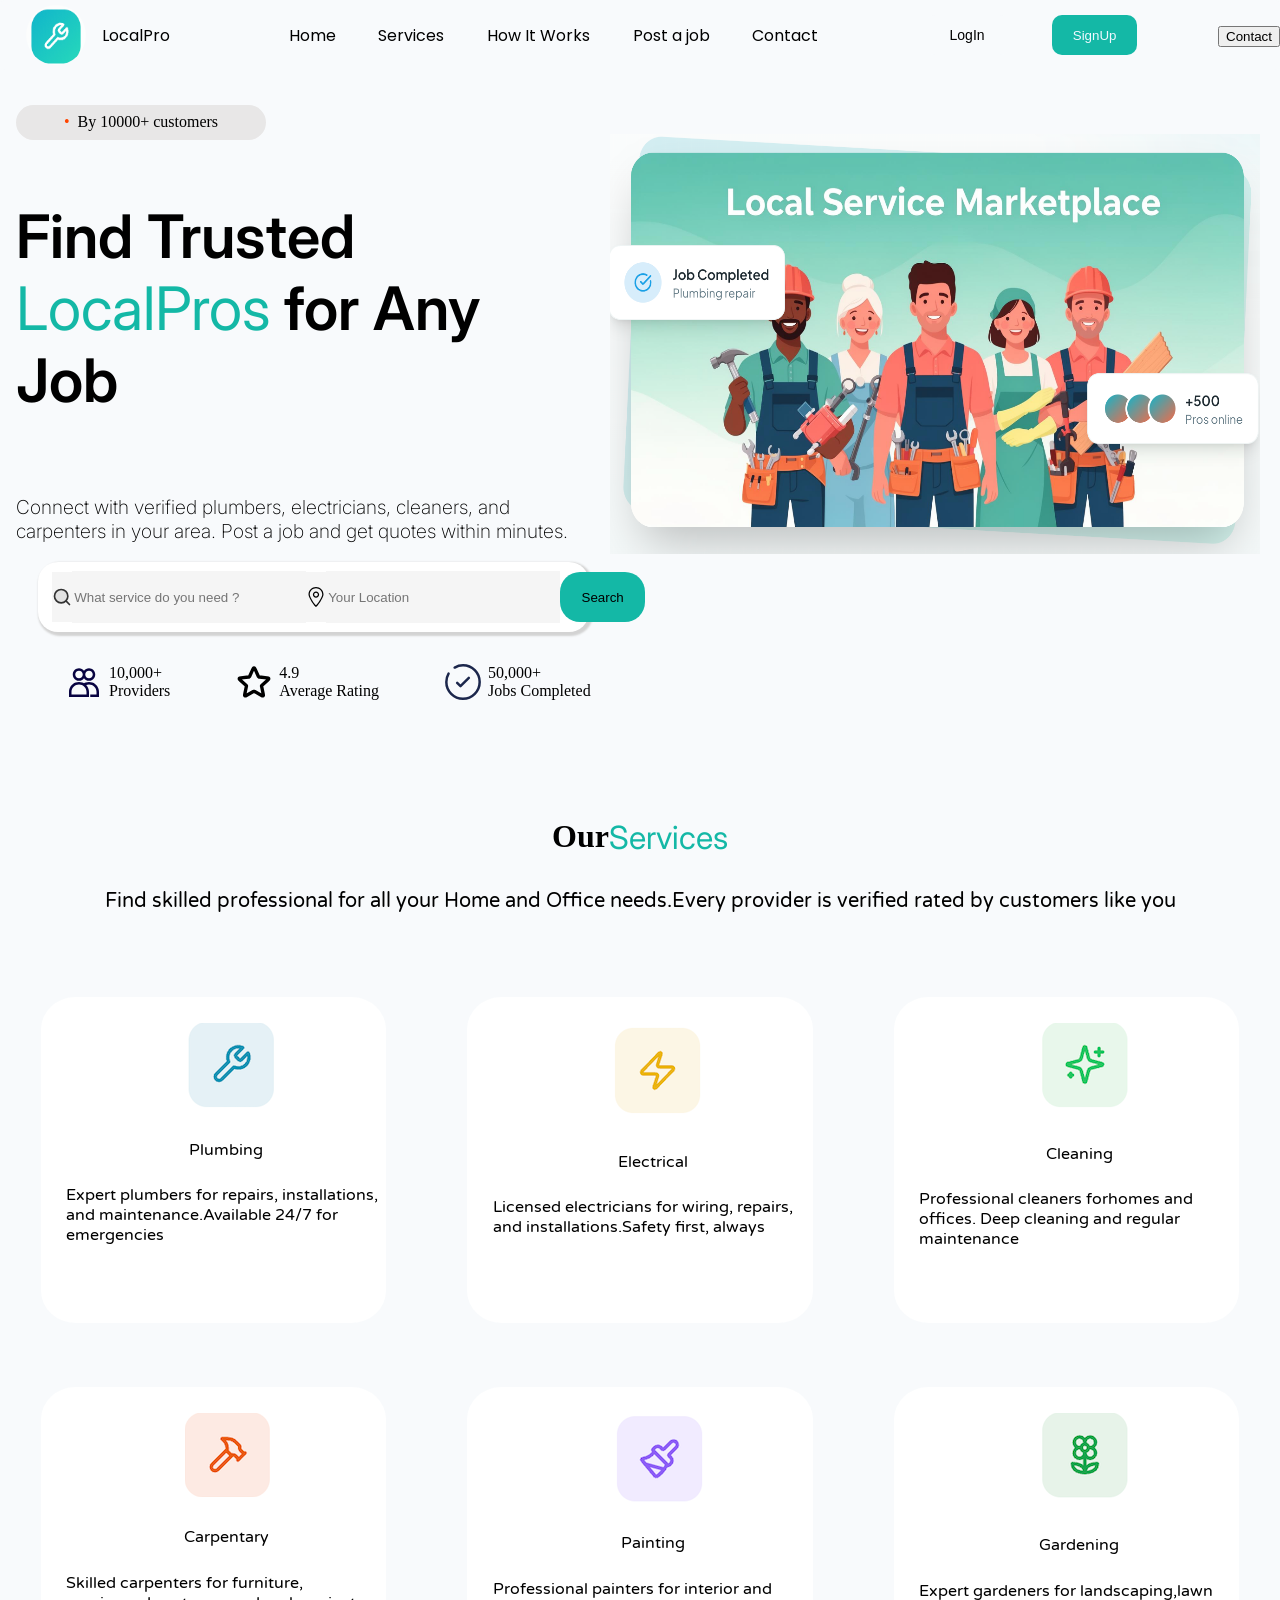
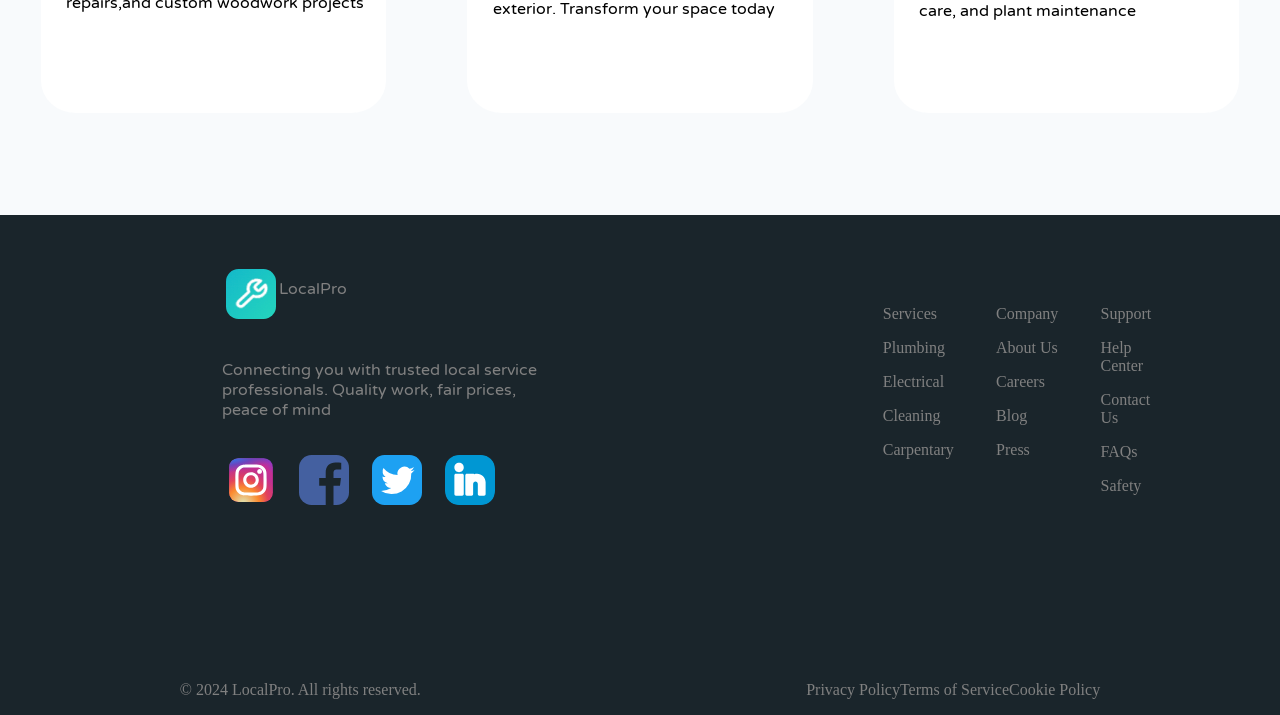
<file: index.html>
<!DOCTYPE html>
<html lang="en">
<head>
    <meta charset="UTF-8">
    <meta name="viewport" content="width=device-width, initial-scale=1.0">
    <link rel="stylesheet" href="style.css">
    <link rel="preconnect" href="https://fonts.googleapis.com">
    <link rel="preconnect" href="https://fonts.gstatic.com" crossorigin>
    <link href="https://fonts.googleapis.com/css2?family=Inter:ital,opsz,wght@0,14..32,100..900;1,14..32,100..900&family=Libre+Baskerville&family=Poppins&family=Titillium+Web:ital,wght@0,200;0,300;0,400;0,600;0,700;0,900;1,200;1,300;1,400;1,600;1,700&family=Ubuntu&family=Varela+Round&display=swap" rel="stylesheet">
    <title>LocalPro - Point|Click|Done</title>
</head>
<body>
    <div class="nav">
        <div class="logo">
            <img src="./assets/logo.png" alt="LocalPro Logo">
            <p class="name">LocalPro</p>
        </div>
        <div class="home">
            <p><a href="index.html">Home</a></p>
        </div>
        <div class="services">
            <p><a href="#serv"> Services</a></p>
        </div>
        <div class="how">
            <p><a href="how.html">How It Works</a></p>
        </div>
        <div class="post">
            <p><a href="post.html"> Post a job</a></p>
        </div>
        <div class="contact">
            <p><a href="contact.html">Contact</a></p>
        </div>
        <div class="login">
            <button onclick="window.location.href='login.html'">LogIn</button>
        </div>
        <div class="signup">
            <button onclick="window.location.href='signup.html'">SignUp</button>
        </div>
        <div class="contact">
            <button onclick="window.location.href='contact.html'">Contact</button>
        </div>
    </div>
    
    <div class="section">
        <div class="sec1">
            <div class="trust">
                <p><span class="bull">&bull;&nbsp;</span> By 10000+ customers</p>
            </div>
            <div class="hero">
                <p>Find Trusted <span class="pros">LocalPros</span> for Any Job</p>
            </div>
            <div class="line">
                <p>Connect with verified plumbers, electricians, cleaners, and carpenters in your area. Post a job and get quotes within minutes.</p>
            </div>
        </div>
        
        <div class="asset">
            <img src="./assets/asset.png" alt="Hero Asset">
        </div>
    </div>
    
    <div class="info">
        <div class="search">
            <img src="./assets/search.svg" alt="Search Icon">
            <input type="text" placeholder="What service do you need ?">
        </div>
        <div class="location">
            <img src="./assets/location.svg" alt="Location Icon">
            <input type="text" placeholder="Your Location">
        </div>
        <div class="searchbtn">
            <button>Search</button>
        </div>
    </div>
    
    <div class="ratings">
        <div class="cust">
            <img src="./assets/people.svg" alt="People Icon">
            <div class="desc">
                <p>10,000+ <br>Providers</p>
            </div>
        </div>
        <div class="cust">
            <img src="./assets/star.svg" alt="Star Icon">
            <div class="desc1">
                <p>4.9 <br> Average Rating</p>
            </div>
        </div>
        <div class="cust">
            <img src="./assets/check.svg" alt="Check Icon">
            <div class="desc2">
                <p>50,000+ <br> Jobs Completed</p>
            </div>
        </div>
    </div>
    
    <div class="services" id="serv">
        <h1>Our<span class="pros">Services</span></h1>
        <p class="servDesc">Find skilled professional for all your Home and Office needs.Every provider is verified rated by customers like you</p>
        <div class="container">
            <div class="card">
                <img src="./assets/plumbing.png" alt="Plumbing">
                <p class="head">Plumbing</p>
                <p>Expert plumbers for repairs, installations, and maintenance.Available 24/7 for emergencies</p>
            </div>
            <div class="card">
                <img src="./assets/electrical.png" alt="Electrical">
                <p class="head">Electrical</p>
                <p>Licensed electricians for wiring, repairs, and installations.Safety first, always</p>
            </div>
            <div class="card">
                <img src="./assets/cleaning.png" alt="Cleaning">
                <p class="head">Cleaning</p>
                <p>Professional cleaners forhomes and offices. Deep cleaning and regular maintenance</p>
            </div>
            <div class="card">
                <img src="./assets/carpentary.png" alt="Carpentary">
                <p class="head">Carpentary</p>
                <p>Skilled carpenters for furniture, repairs,and custom woodwork projects</p>
            </div>
            <div class="card">
                <img src="./assets/painting.png" alt="Painting">
                <p class="head">Painting</p>
                <p>Professional painters for interior and exterior. Transform your space today</p>
            </div>
            <div class="card">
                <img src="./assets/gardening.png" alt="Gardening">
                <p class="head">Gardening</p>
                <p>Expert gardeners for landscaping,lawn care, and plant maintenance</p>
            </div>
        </div>
    </div>
    
    <div class="footer">
        <div class="description">
            <div class="l">
                <img src="./assets/footer.png" alt="Footer Logo">
                <p>LocalPro</p>
            </div>
            <p>Connecting you with trusted local service professionals. Quality work, fair prices, peace of mind</p>
            <div class="icons">
                <img src="./assets/instagram.svg" alt="Instagram">
                <img src="./assets/facebook.svg" alt="Facebook">
                <img src="./assets/twitter.svg" alt="Twitter">
                <img src="./assets/linkedin.svg" alt="LinkedIn">
            </div>
        </div>
        <div class="ser">
            <div class="l1">
                <p class="pHead">Services</p>
                <p>Plumbing</p>
                <p>Electrical</p>
                <p>Cleaning</p>
                <p>Carpentary</p>
            </div>
                
            <div class="l2">
                <p class="pHead">Company</p>
                <p>About Us</p>
                <p>Careers</p>
                <p>Blog</p>
                <p>Press</p>
            </div>
                
            <div class="l2">
                <p class="pHead">Support</p>
                <p>Help Center</p>
                <p>Contact Us</p>
                <p>FAQs</p>
                <p>Safety</p>
            </div>
        </div>
    </div>
    
    <div class="copy">
        <p>© 2024 LocalPro. All rights reserved.</p>
        <div class="grp">
            <p>Privacy Policy</p>
            <p>Terms of Service</p>
            <p>Cookie Policy</p>
        </div>
    </div>
    
    <script src="app.js"></script>
</body>
</html>
</file>
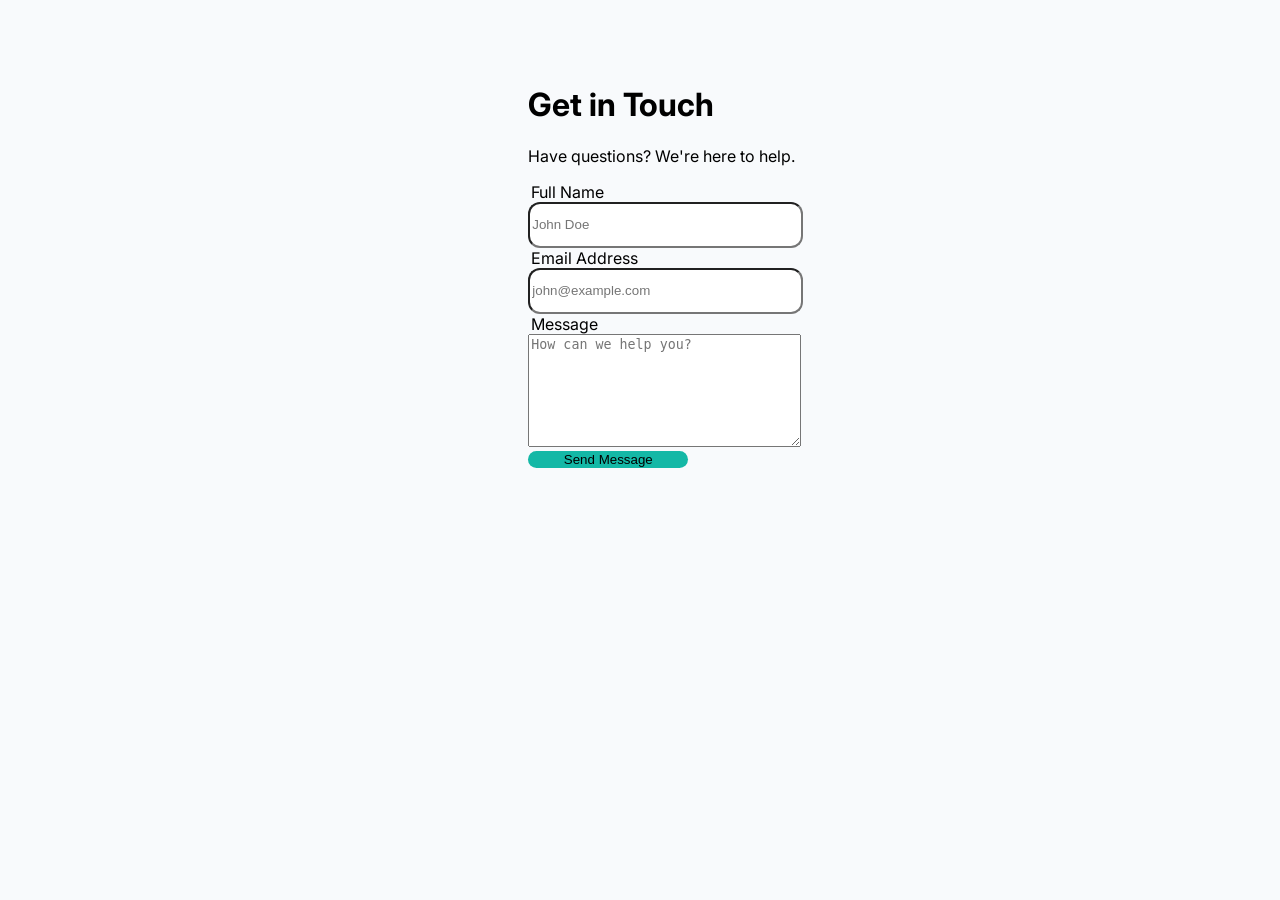
<file: contact.html>
<!DOCTYPE html>
<html lang="en">
<head>
    <meta charset="UTF-8">
    <meta name="viewport" content="width=device-width, initial-scale=1.0">
    <link rel="stylesheet" href="style.css">
    <link href="https://fonts.googleapis.com/css2?family=Inter:wght@400;600;700&family=Poppins&family=Varela+Round&display=swap" rel="stylesheet">
    <title>Contact Us - LocalPro</title>
</head>
<body>
    <div class="m contact-layout">
        <div class="header">
            <h1>Get in Touch</h1>
            <p>Have questions? We're here to help.</p>
            <div class="formSide">
                <form id="contactForm">
                    <label>Full Name</label><br>
                    <input type="text" placeholder="John Doe" class="inp" required><br>
                    <label>Email Address</label><br>
                    <input type="email" placeholder="john@example.com" class="inp" required><br>
                    <label>Message</label><br>
                    <textarea placeholder="How can we help you?" class="Tarea" required></textarea><br>
                    <button type="submit" class="btn">Send Message</button>
                </form>
            </div>
        </div>
    </div>

    </body>
</html>
</file>
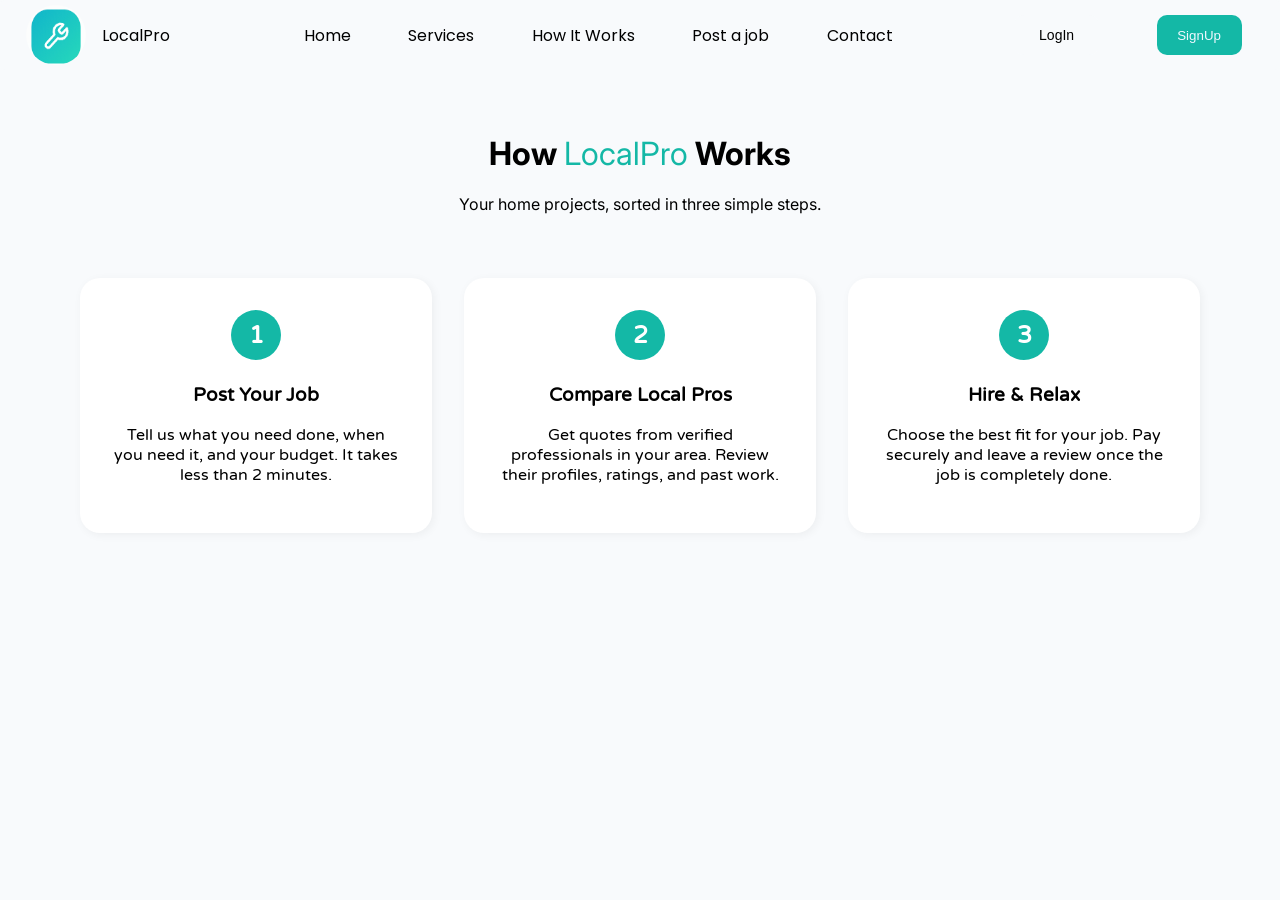
<file: how.html>
<!DOCTYPE html>
<html lang="en">
<head>
    <meta charset="UTF-8">
    <meta name="viewport" content="width=device-width, initial-scale=1.0">
    <link rel="stylesheet" href="style.css">
    <link href="https://fonts.googleapis.com/css2?family=Inter:wght@400;600;700&family=Poppins&family=Varela+Round&display=swap" rel="stylesheet">
    <title>How It Works - LocalPro</title>
</head>
<body>
    <div class="nav">
        <div class="logo">
            <img src="./assets/logo.png" alt="LocalPro Logo">
            <p class="name">LocalPro</p>
        </div>
        <div class="home"><p><a href="index.html">Home</a></p></div>
        <div class="services"><p><a href="index.html#serv">Services</a></p></div>
        <div class="how"><p><a href="how.html">How It Works</a></p></div>
        <div class="post"><p><a href="post.html">Post a job</a></p></div>
        <div class="contact"><p><a href="contact.html">Contact</a></p></div>
        <div class="login"><button onclick="window.location.href='login.html'">LogIn</button></div>
        <div class="signup"><button onclick="window.location.href='signup.html'">SignUp</button></div>
    </div>

    <div class="how-header">
        <h1>How <span class="pros">LocalPro</span> Works</h1>
        <p>Your home projects, sorted in three simple steps.</p>
    </div>

    <div class="how-container">
        <div class="how-step">
            <div class="step-number">1</div>
            <h3>Post Your Job</h3>
            <p>Tell us what you need done, when you need it, and your budget. It takes less than 2 minutes.</p>
        </div>
        <div class="how-step">
            <div class="step-number">2</div>
            <h3>Compare Local Pros</h3>
            <p>Get quotes from verified professionals in your area. Review their profiles, ratings, and past work.</p>
        </div>
        <div class="how-step">
            <div class="step-number">3</div>
            <h3>Hire & Relax</h3>
            <p>Choose the best fit for your job. Pay securely and leave a review once the job is completely done.</p>
        </div>
    </div>

    </body>
</html>
</file>
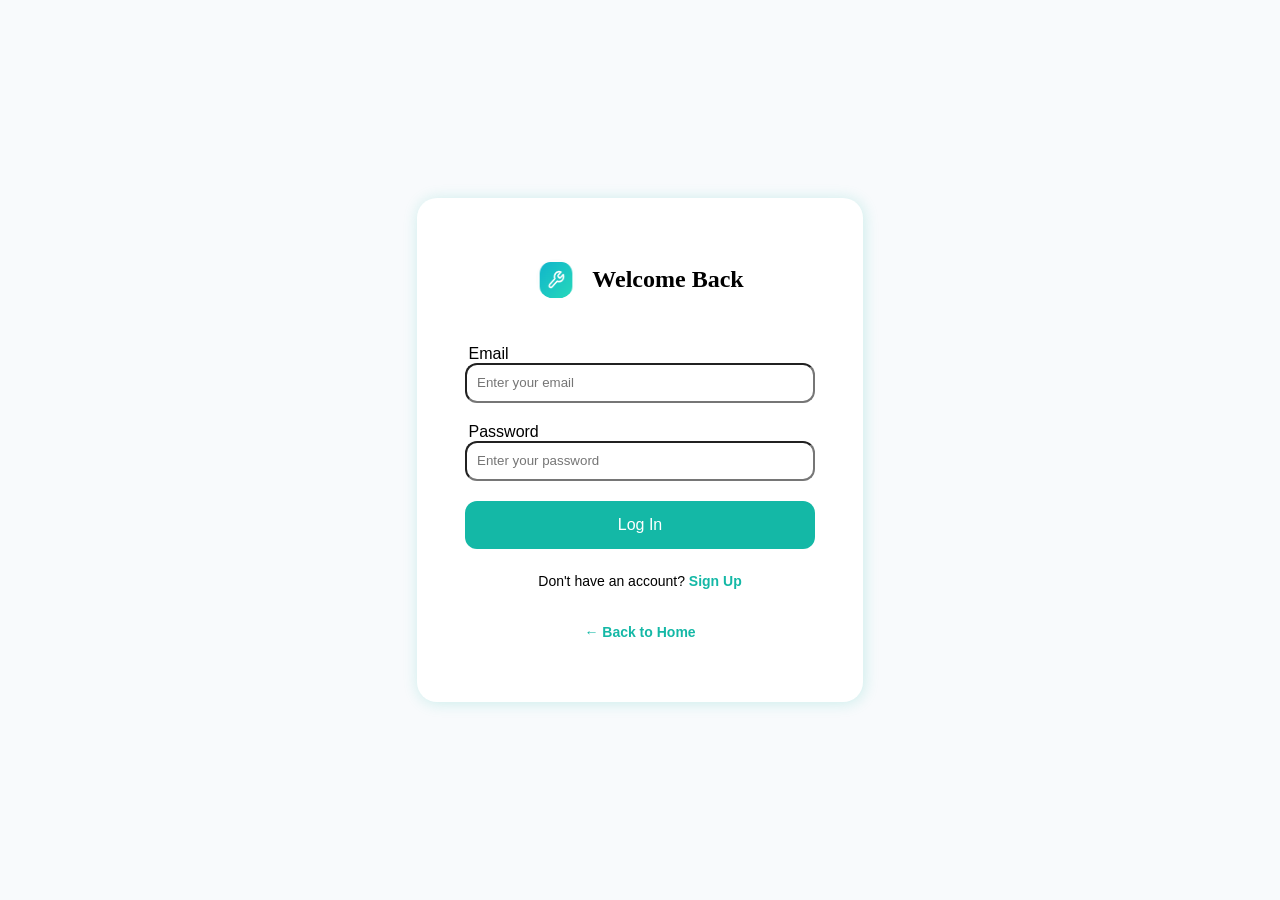
<file: login.html>
<!DOCTYPE html>
<html lang="en">
<head>
    <meta charset="UTF-8">
    <meta name="viewport" content="width=device-width, initial-scale=1.0">
    <link rel="stylesheet" href="style.css">
    <title>Login - LocalPro</title>
</head>
<body class="auth-body">
    <div class="auth-card">
        <div class="logo center-logo">
            <img src="./assets/logo.png" alt="Logo">
            <h2>Welcome Back</h2>
        </div>
        <form id="loginForm">
            <label>Email</label>
            <input type="email" class="inp auth-inp" placeholder="Enter your email" required>
            <label>Password</label>
            <input type="password" class="inp auth-inp" placeholder="Enter your password" required>
            <button type="submit" class="btn auth-btn">Log In</button>
        </form>
        <p class="auth-switch">Don't have an account? <a href="signup.html">Sign Up</a></p>
        <p class="auth-switch"><a href="index.html">← Back to Home</a></p>
    </div>
</body>
</html>
</file>
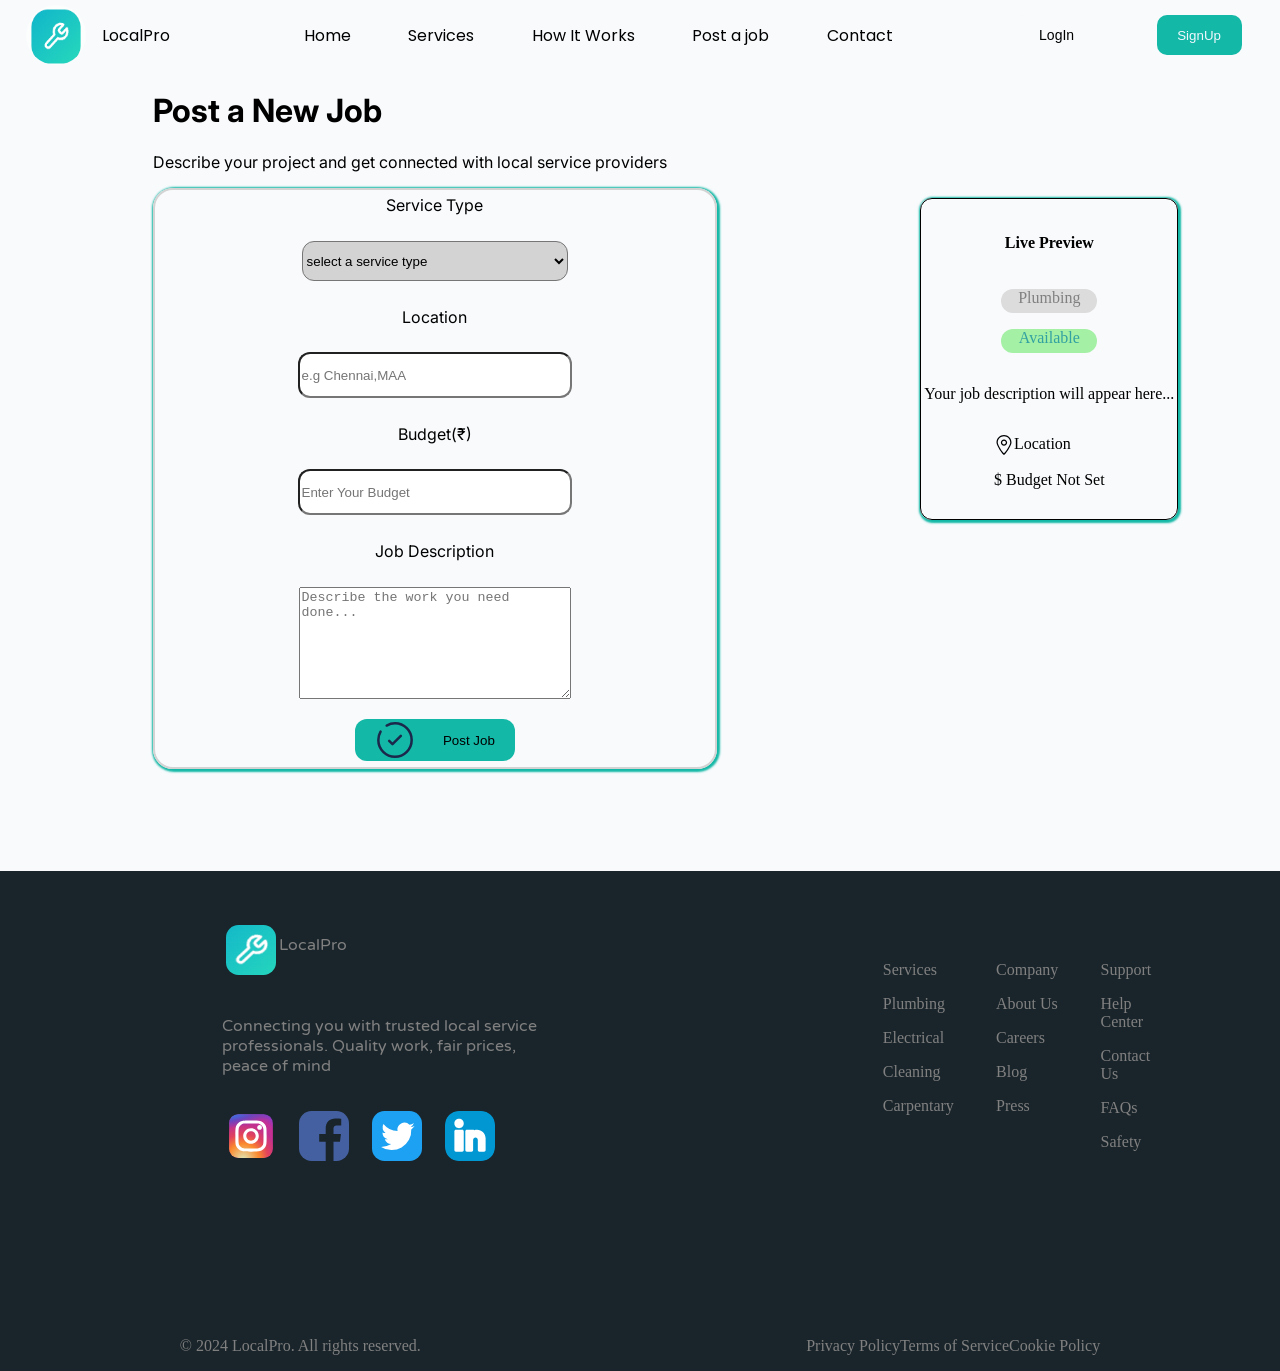
<file: post.html>
<!DOCTYPE html>
<html lang="en">
<head>
    <meta charset="UTF-8">
    <meta name="viewport" content="width=device-width, initial-scale=1.0">
    <link rel="stylesheet" href="style.css">
    <link rel="preconnect" href="https://fonts.googleapis.com">
    <link rel="preconnect" href="https://fonts.gstatic.com" crossorigin>
    <link href="https://fonts.googleapis.com/css2?family=Inter:ital,opsz,wght@0,14..32,100..900;1,14..32,100..900&family=Libre+Baskerville&family=Poppins&family=Titillium+Web:ital,wght@0,200;0,300;0,400;0,600;0,700;0,900;1,200;1,300;1,400;1,600;1,700&family=Ubuntu&family=Varela+Round&display=swap" rel="stylesheet">
    <link rel="preconnect" href="https://fonts.googleapis.com">
    <link rel="preconnect" href="https://fonts.gstatic.com" crossorigin>

    <link href="https://fonts.googleapis.com/css2?family=Inter:wght@400;600;700&display=swap" rel="stylesheet">
    <link rel="preconnect" href="https://fonts.googleapis.com">
    <link rel="preconnect" href="https://fonts.gstatic.com" crossorigin>
    <link href="https://fonts.googleapis.com/css2?family=Inter:ital,opsz,wght@0,14..32,100..900;1,14..32,100..900&family=Libre+Baskerville&family=Montserrat:ital,wght@0,100..900;1,100..900&family=Poppins&family=Titillium+Web:ital,wght@0,200;0,300;0,400;0,600;0,700;0,900;1,200;1,300;1,400;1,600;1,700&family=Ubuntu&family=Varela+Round&display=swap" rel="stylesheet">
    <title>LocalPro - Point|Click|Done</title>
</head>
<body>
    <div class="nav">
        <div class="logo">
            <img src="./assets/logo.png">
            <p class="name">LocalPro</p>
        </div>
        <div class="home">
            <p><a href="/">Home</a></p>
        </div>
        <div class="services">
            <p><a href="#serv"> Services</a></p>
        </div>
        <div class="how">
            <p><a href="/how">How It Works</a></p>
        </div>
        <div class="post">
            <p><a href="/post"> Post a job</a></p>
        </div>
        <div class="contact">
            <p><a href="/contact">Contact</a></p>
        </div>
        <div class="login">
            <button>LogIn</button>
        </div>
        <div class="signup">
            <button>SignUp</button>
        </div>
    </div>
    <div class="m">
        <div class="header">
            <h1>Post a New Job</h1>
            <p>Describe your project and get connected with local service providers</p>
            <div class="formSide">
                <form id="post">
                    <label>Service Type</label><br>
                    <select class="service" id="serves">
                        <option>select a service type</option>
                        <option>Plumbing</option>
                        <option>Cleaning</option>
                        <option>Electrical</option>
                        <option>Landscaping</option>
                        <option>Moving</option>
                        <option>Painting</option>
                    </select><br>
                    <label>Location</label><br>
                    <input type="text" placeholder="e.g Chennai,MAA" class="inp" id="location"><br>
                    <label>Budget(₹)</label><br>
                    <input type="number" placeholder="Enter Your Budget" class="inp" id="budget"><br>
                    <label>Job Description</label><br>
                    <textarea placeholder="Describe the work you need done..." class="Tarea" id="desc"></textarea><br>
                    <button class="btn"><img src="./assets/check.svg">Post Job</button>
                </form>
            </div>
        </div>
        <div class="livePreview">
            <h4>Live Preview</h4>
            <div class="status">
                <p class="jobS" id="jobSS">Plumbing</p>
                <p class="availability">Available</p>
            </div>
            <p id="jobDesc">Your job description will appear here...</p>
            <div class="btm">
                <p class="locationP" id="locP"><img src="./assets/location.svg">Location</p>
                <p class="budget" id="liveB">$&nbsp;Budget Not Set</p>
            </div>
        </div>
    </div>
    <div class="footer">
        <div class="description">
            <div class="l">
                <img src="./assets/footer.png">
                <p>LocalPro</p>
            </div>
            <p>Connecting you with trusted local service professionals. Quality work, fair prices, peace of mind</p>
            <div class="icons">
                <img src="./assets/instagram.svg">
                <img src="./assets/facebook.svg">
                <img src="./assets/twitter.svg">
                <img src="./assets/linkedin.svg">
            </div>
        </div>
        <div class="ser">
            <div class="l1">
                <p class="pHead">Services</p>
                <p>Plumbing</p>
                <p>Electrical</p>
                <p>Cleaning</p>
                <p>Carpentary</p>
            </div>
                
            <div class="l2">
                <p class="pHead">Company</p>
                <p>About Us</p>
                <p>Careers</p>
                <p>Blog</p>
                <p>Press</p>
            </div>
                
            <div class="l2">
                <p class="pHead">Support</p>
                <p>Help Center</p>
                <p>Contact Us</p>
                <p>FAQs</p>
                <p>Safety</p>
            </div>
        </div>
    </div>
    <div class="copy">
        <p>© 2024 LocalPro. All rights reserved.</p>
        <div class="grp">
            <p>Privacy Policy</p>
            <p>Terms of Service</p>
            <p>Cookie Policy</p>
        </div>
    </div>
    <script href="app.js"></script>
    
</body>
</html>
</file>
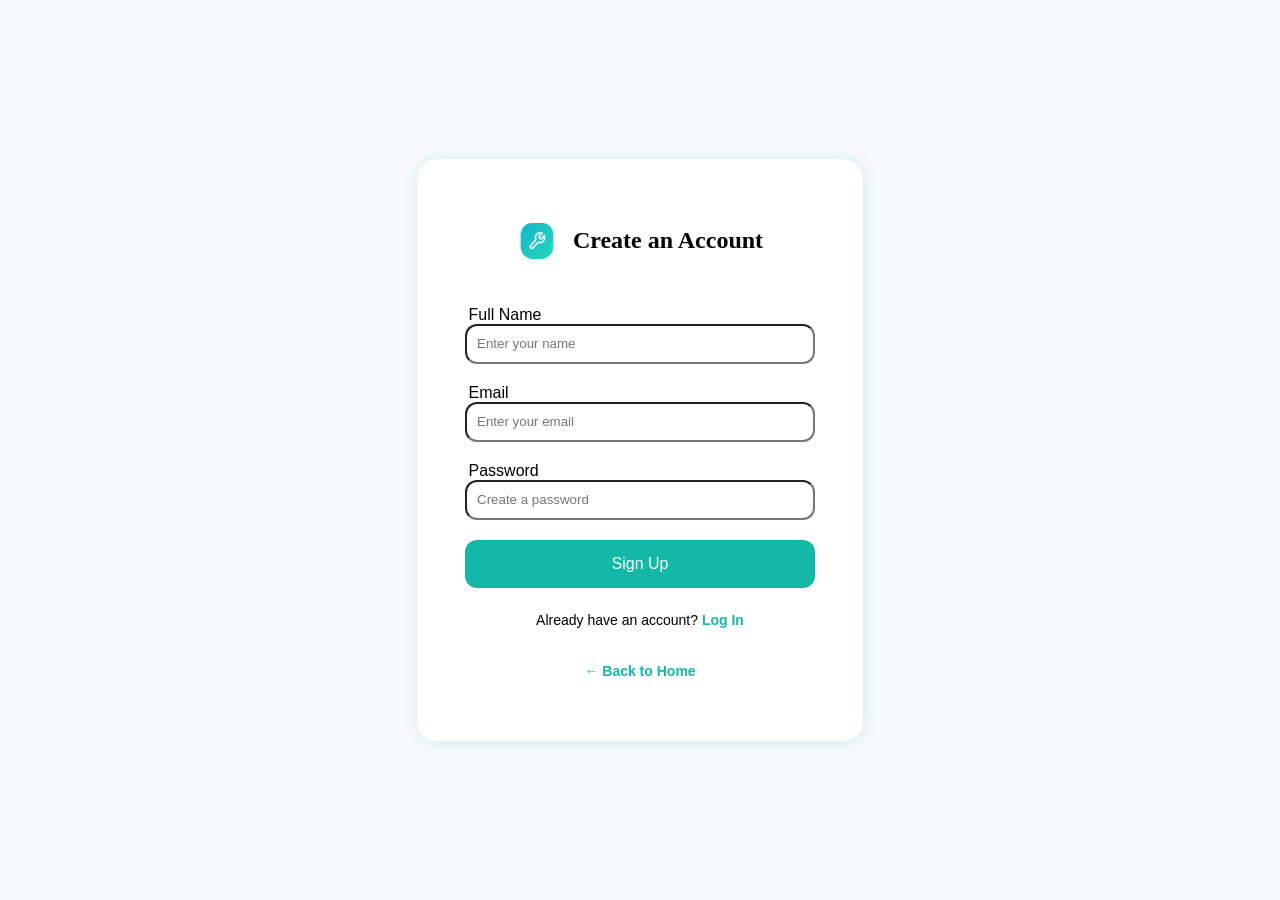
<file: signup.html>
<!DOCTYPE html>
<html lang="en">
<head>
    <meta charset="UTF-8">
    <meta name="viewport" content="width=device-width, initial-scale=1.0">
    <link rel="stylesheet" href="style.css">
    <title>Sign Up - LocalPro</title>
</head>
<body class="auth-body">
    <div class="auth-card">
        <div class="logo center-logo">
            <img src="./assets/logo.png" alt="Logo">
            <h2>Create an Account</h2>
        </div>
        <form id="signupForm">
            <label>Full Name</label>
            <input type="text" class="inp auth-inp" placeholder="Enter your name" required>
            <label>Email</label>
            <input type="email" class="inp auth-inp" placeholder="Enter your email" required>
            <label>Password</label>
            <input type="password" class="inp auth-inp" placeholder="Create a password" required>
            <button type="submit" class="btn auth-btn">Sign Up</button>
        </form>
        <p class="auth-switch">Already have an account? <a href="login.html">Log In</a></p>
        <p class="auth-switch"><a href="index.html">← Back to Home</a></p>
    </div>
</body>
</html>
</file>
<file: style.css>
body {
    margin: 0px;
    background-color: #f8fafc;
  
}
a {
    color: black;
    text-decoration: none;
}
.nav {
    display: flex;
    justify-content: space-between;
    align-items: center;
    width: 100%;
    height: 70px;
    margin-top: 0px;
    background-color:#f8fafc;
    border-radius: 5px;
    font-family: "Poppins", sans-serif;
    font-weight: 400;
    font-style: normal;

}
.nav:hover {
    box-shadow: 1px 1px 1px 1px lightblue;
}
.logo {
    display: flex;
    justify-content: space-between;
    align-items: center;
    margin-left: 2%;
}
.logo img {
    height: 60px;
    width: 60px;
    margin-right: 1em;
    border-radius: 50%;
}
.home {
    margin-left: 6%;
}
.signup {
    margin-right: 3%;
}
.login {
    margin-left: 5%;
}
.login button {
    height: 40px;
    width: 85px;
    border:none;
    border-radius: 10px;
    background-color: #f8fafc;
    font-size: 14px;
}
.login button:hover {
    background-color: lightcyan;
}
.signup button {
    height: 40px;
    width: 85px;
    background-color: #14b8a6;
    border: none;
    color: aliceblue;
    border-radius: 10px;
}
.hero {
    display: flex;
    justify-content: left;
    font-family: 'Inter', sans-serif;
    font-weight: 600;
}
.hero p {
    font-size: 60px;
}
.pros {
    color: #14b8a6;
    Font-family: 'Inter', sans-serif;
    font-weight: 400;
    font-style: normal;
}
.trust {
    display: flex;
    justify-content: center;
    width: 250px;
    height: 35px;
    background-color: rgb(232, 231, 231);
    margin-top: 6%;
    align-items: center;
    border-radius: 20px;
}
.bull {
    color: orangered;
}
.line {
    display: flex;
    justify-content: left;
    align-items: center;
    font-size: larger;
    Font-family: 'Inter', sans-serif;
    font-weight: 200;
}
.section {
    display: flex;
}
.asset img {
    height: 420px;
    width: 650px;
    margin-right: 20px;
    margin-top: 4rem;
}
.sec1 {
    margin-left: 1em;
    margin-right: 1em;
}
.search {
    display: flex;
    align-items: center;
    margin-left: 2.5%;
}
.search img,.location img {
    height: 50px;
    width: 20px;
    background-color: whitesmoke;
}
.search input,.location input{
    display: flex;
    justify-content: space-between;
    width: 230px;
    height: 50px;
    border: none;
    background-color: whitesmoke
}
.info {
    display: flex;
    background-color: white;
    width:43%;
    height: 70px;
    align-items: center;
    margin-left: 3%;
    box-shadow: 2px 2px 2px 2px lightgray;
    border-radius: 20px;
}
.location {
    display: flex;
    align-items: center;
}
.searchbtn button{
    background-color: #14b8a6;
    height: 50px;
    width: 85px;
    border: none;
    border-radius: 20px;
}
.ratings {
    display: flex;
}
.cust img {
    height: 40px;
    width: 40px;
}
.cust  {
    display: flex;
    align-items: center;
    margin-left: 5%;
    margin-top: 1em;
}
.cust p {
    margin-left: 5px;
}
.card img {
    margin-left: 37%;
}
.card {
    height: 300px;
    width: 25%;
    background-color: white;
    padding-left: 2%;
    padding-top: 2%;
    border-radius: 10%;
    margin-top: 2%;
    font-family: "Varela Round", sans-serif;
    font-weight: 400;
    font-style: normal;
    margin-top: 5%;

}
.card p {
    display: flex;
    justify-content: center;
    margin-top: 8%;
}
.container {
    display: flex;
    flex-wrap: wrap;
    justify-content: space-around;

}
.services h1 {
    display: flex;
    justify-content: center;
    margin-top: 8%;
}
.servDesc {
    display: flex;
    justify-content: center;
    font-size: 20px;
    font-family: "Varela Round", sans-serif;
    font-weight: 400;
    font-style: normal;
    margin-top: 2.5%;
}
.head {
    display: flex;
    justify-content: center;
}
.icons img{
    height: 25px;
    width: 25px;
    margin-left: 4%;
    margin-right: 4%;
}
.description img {
    height: 50px;
    width: 50px;
    border-radius: 25%;
    margin-left: 2%;
}
.l {
    display: flex;
    padding-top: 4%;
    align-items: center;
}


.footer {
    margin-top: 8%;
    height: 50vh;
    background-color: #1A252B;
    color: grey;
    display: flex;
    justify-content: space-around;
    align-items: baseline;
}
.description {
    margin-left: 2%;
    width: 25vw;
    font-family: "Varela Round", sans-serif;
    font-weight: 400;
    font-style: normal;
    padding: 2%;
}
.description p {
    margin-left: 1%;
    padding-top: 3%;
    padding-bottom: 3%;
    margin-top: 5%;
    margin-bottom: 8%;
}
.liHead {
    color: white;
}
.ser {
    display: flex;
    align-items: start;
    justify-content: center;
    
}
.l1 {
    margin-left: 10%;
}
.l2 {
    margin-left: 20%;
}
.copy {
    display: flex;
    justify-content: space-around;
    align-items: center;
    background-color: #1A252B;
    color: gray;
}
.grp {
    display: flex;
    margin-left: 2%;
}
.header {
    Font-family: 'Inter', sans-serif;
    font-weight: 400;
    font-style: normal;
}
#post {
    display: flex;
    flex-direction: column;
    align-items: center;
    justify-content: center;
    height: 60%;
    width: 35em;
    border: 2px solid lightgrey;
    border-radius: 20px;
    box-shadow: 1px 1px 2px 2px #14b8a6;
}
label {
    Font-family: 'Inter', sans-serif;
    font-weight: 400;
    font-style: normal;
    margin: 1%;
}
#post img {
    height: 40px;
    width: 40px;
    
}
.service {
    width: 20em;
    height: 3em;
    border-radius: 12px;
    background-color: lightgray;
    
}
.inp {
    width: 20em;
    height: 3em;
    border-radius: 12px;
}
.Tarea {
    width: 20em;
    height: 8em;
}

.header {
    margin-left: 4%;
}
.btn {
    display: flex;
    align-items: center;
    justify-content: space-around;
    width: 12em;
    background-color: #14b8a6;
    border: none;
    border-radius: 12px;
    margin-bottom: 1%;
}
.livePreview {
    border: 1px solid black;
    width: 20%;
    height: 20em;
    display: flex;
    flex-direction: column;
    justify-content: center;
    align-items: center;
    border-radius: 12px;
    margin-top: 10%;
    box-shadow: 1px 1px 2px 2px #14b8a6;
}
.livePreview img {
    height: 20px;
    width: 20px;
}
.m {
    display: flex;
    justify-content: space-around;

}
.jobS {
    border: 1px solid black;
    width: 6em;
    height: 1.5em;
    display: flex;
    justify-content: center;
    border-radius: 12px;
    background-color: rgb(220, 220, 220);
    color: gray;
    border: none;
}
.availability {
    border: 1px solid black;
    width: 6em;
    height: 1.5em;
    display: flex;
    justify-content: center;
    border-radius: 12px;
    background-color: lightgreen;
    opacity: 0.8;
    color: darkcyan;
    border: none;
}
.btm p {
    display: flex;
}
/* --- How It Works Page --- */
.how-header {
    text-align: center;
    margin: 4em 0;
    font-family: 'Inter', sans-serif;
}
.how-container {
    display: flex;
    justify-content: space-around;
    align-items: flex-start;
    padding: 0 5%;
    margin-bottom: 5em;
}
.how-step {
    background: white;
    padding: 2em;
    border-radius: 20px;
    width: 25%;
    text-align: center;
    box-shadow: 2px 2px 10px rgba(0,0,0,0.05);
    font-family: 'Varela Round', sans-serif;
}
.step-number {
    background-color: #14b8a6;
    color: white;
    width: 50px;
    height: 50px;
    border-radius: 50%;
    display: flex;
    align-items: center;
    justify-content: center;
    font-size: 24px;
    font-weight: bold;
    margin: 0 auto 1em auto;
}

/* --- Authentication Pages --- */
.auth-body {
    display: flex;
    justify-content: center;
    align-items: center;
    height: 100vh;
    background-color: #f8fafc;
}
.auth-card {
    background: white;
    padding: 3em;
    border-radius: 20px;
    box-shadow: 1px 1px 15px rgba(20, 184, 166, 0.2);
    width: 350px;
    display: flex;
    flex-direction: column;
}
.center-logo {
    justify-content: center;
    margin-left: 0;
    margin-bottom: 2em;
}
.center-logo img {
    height: 40px;
    width: 40px;
}
.auth-inp {
    width: 100%;
    margin-bottom: 1.5em;
    box-sizing: border-box;
    padding: 0 10px;
}
.auth-btn {
    width: 100%;
    justify-content: center;
    height: 3em;
    font-size: 16px;
    color: white;
    cursor: pointer;
}
.auth-switch {
    text-align: center;
    font-family: 'Inter', sans-serif;
    font-size: 14px;
    margin-top: 1.5em;
}
.auth-switch a {
    color: #14b8a6;
    font-weight: 600;
}
.auth-switch a:hover {
    text-decoration: underline;
}

/* --- Misc Tweaks --- */
.contact-layout {
    margin-top: 4em;
    margin-bottom: 4em;
    justify-content: center;
}
</file>
